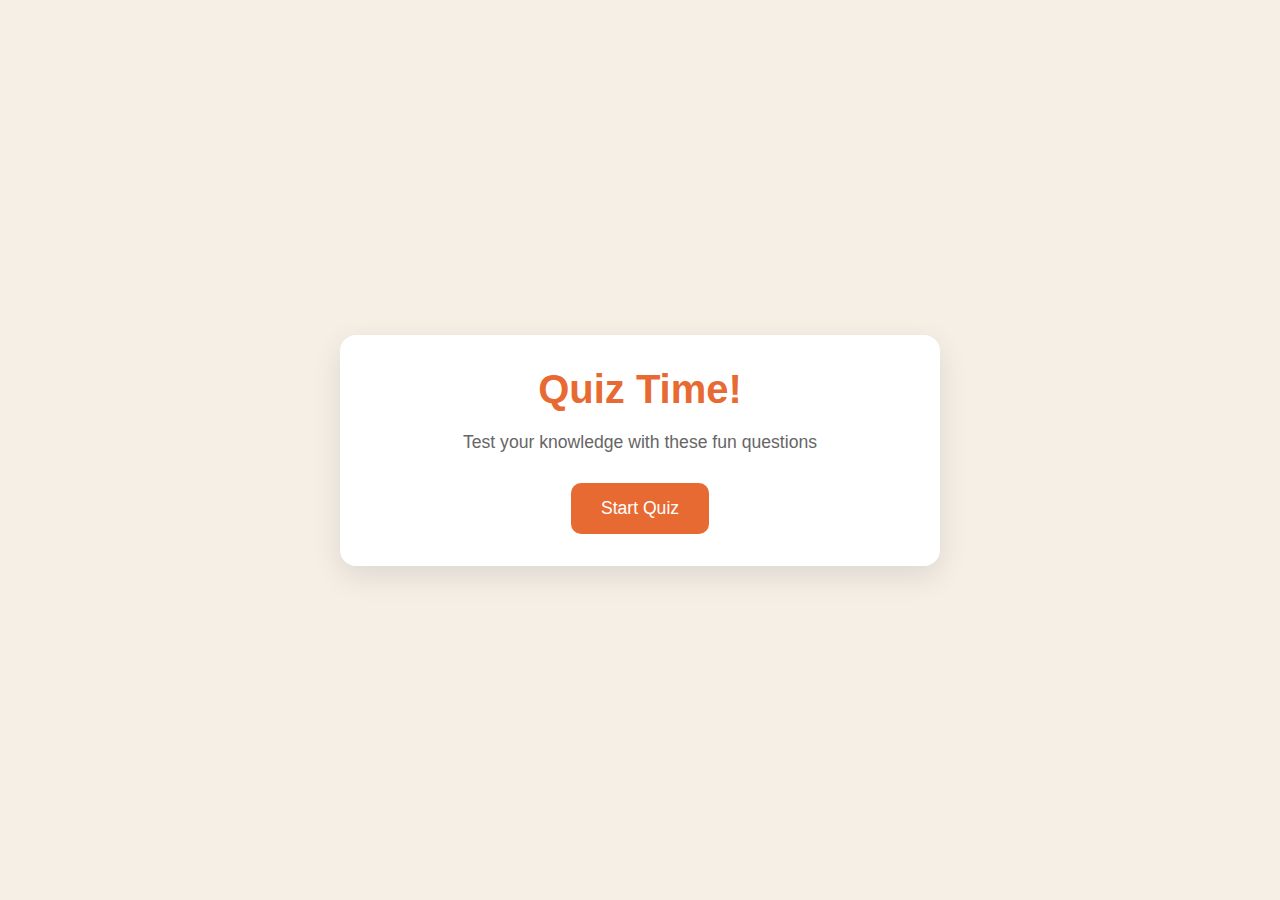
<file: 01-quiz-app/index.html>
<!DOCTYPE html>
<html lang="en">
  <head>
    <meta charset="UTF-8" />
    <meta name="viewport" content="width=device-width, initial-scale=1.0" />
    <title>Quiz App</title>
    <link rel="stylesheet" href="style.css" />
  </head>
  <body>
    <div class="container">
      <div class="screen active" id="start-screen">
        <h1>Quiz Time!</h1>
        <p>Test your knowledge with these fun questions</p>
        <button id="start-btn">Start Quiz</button>
      </div>

      <div class="screen" id="quiz-screen">
        <div class="quiz-header">
          <h1 id="quiz-question"></h1>
          <div class="quiz-info">
            <p>
              Question <span id="current-question">1</span> of
              <span id="total-questions">5</span>
            </p>

            <p>Score: <span id="score">5</span></p>
          </div>
        </div>

        <div class="answers-container" id="answers-container">
          <!-- answers will inserted -->
        </div>

        <div class="progress-bar">
          <div class="progress" id="progress"></div>
        </div>
      </div>

      <div class="screen" id="result-screen">
        <h1>Quiz Results</h1>
        <div class="result-info">
          <p>
            You scored <span id="final-score">0</span> out of
            <span id="max-score"></span>
          </p>
          <p id="result-message"></p>
        </div>
        <button id="restart-btn">Restart Quiz</button>
      </div>
    </div>
    <script src="./script.js"></script>
  </body>
</html>
</file>
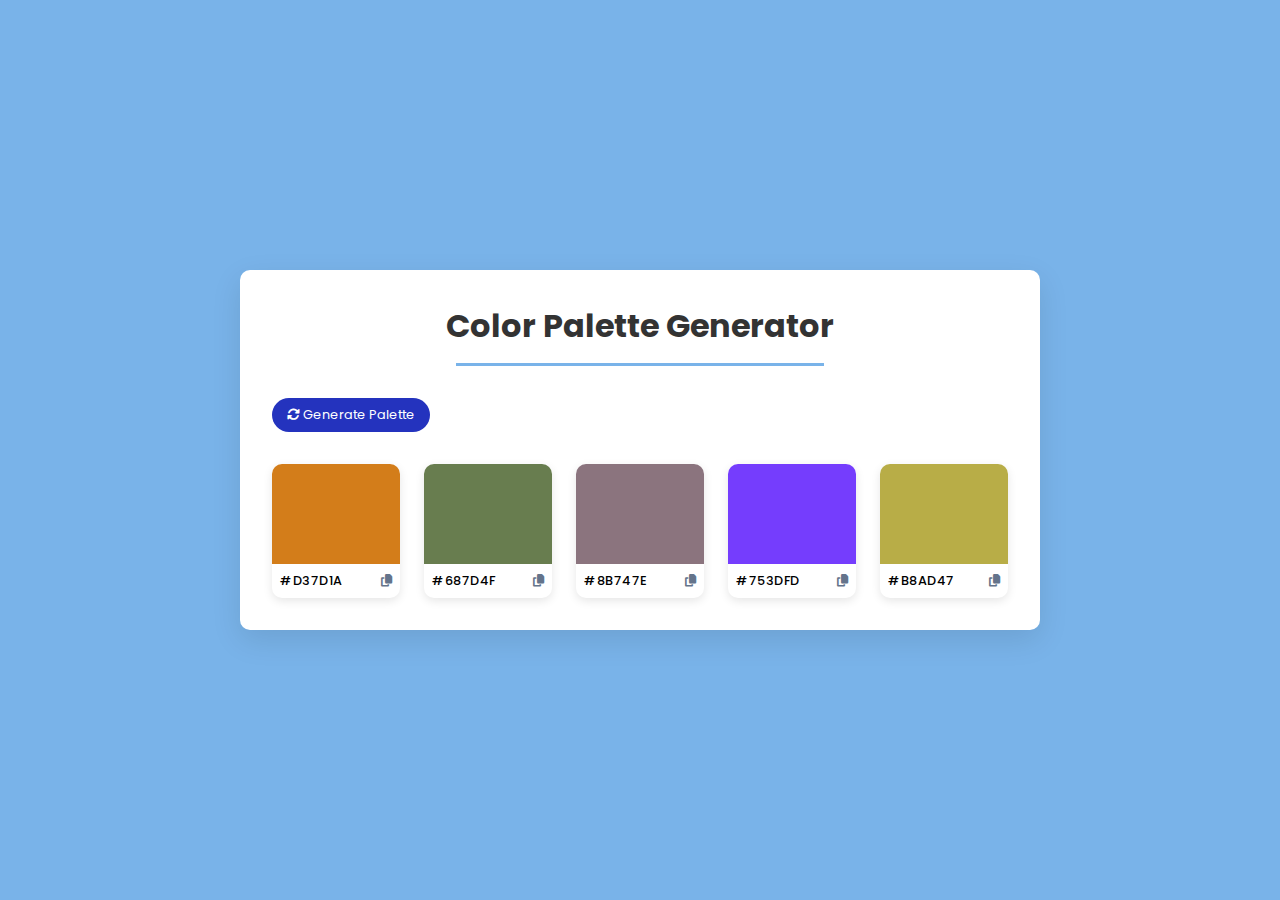
<file: 02-color-palette-generator/index.html>
<!DOCTYPE html>
<html lang="en">
  <head>
    <meta charset="UTF-8" />
    <meta name="viewport" content="width=device-width, initial-scale=1.0" />
    <title>Color Palette Generator</title>
    <link rel="stylesheet" href="style.css" />
    <link
      rel="stylesheet"
      href="https://cdnjs.cloudflare.com/ajax/libs/font-awesome/6.7.2/css/all.min.css"
      integrity="sha512-Evv84Mr4kqVGRNSgIGL/F/aIDqQb7xQ2vcrdIwxfjThSH8CSR7PBEakCr51Ck+w+/U6swU2Im1vVX0SVk9ABhg=="
      crossorigin="anonymous"
      referrerpolicy="no-referrer"
    />
  </head>
  <body>
    <div class="container">
      <h1>Color Palette Generator</h1>
      <button id="generate-btn">
        <i class="fa-solid fa-rotate"></i>
        Generate Palette
      </button>
      <div class="palette-container">
        <div class="color-box">
          <div class="color" style="background-color: #e1f5fe"></div>
          <div class="color-info">
            <span class="hex-value">#E1F5FE</span>
            <i class="fa-solid fa-copy copy-btn"></i>
          </div>
        </div>
        <div class="color-box">
          <div class="color" style="background-color: #e1f5fe"></div>
          <div class="color-info">
            <span class="hex-value">#E1F5FE</span>
            <i class="fa-solid fa-copy copy-btn"></i>
          </div>
        </div>
        <div class="color-box">
          <div class="color" style="background-color: #e1f5fe"></div>
          <div class="color-info">
            <span class="hex-value" id="hex-value">#E1F5FE</span>
            <i class="fa-solid fa-copy copy-btn"></i>
          </div>
        </div>
        <div class="color-box">
          <div class="color" style="background-color: #e1f5fe"></div>
          <div class="color-info">
            <span class="hex-value">#E1F5FE</span>
            <i class="fa-solid fa-copy copy-btn"></i>
          </div>
        </div>
        <div class="color-box">
          <div class="color" style="background-color: #e1f5fe"></div>
          <div class="color-info">
            <span class="hex-value">#E1F5FE</span>
            <i class="fa-solid fa-copy copy-btn"></i>
          </div>
        </div>
      </div>
    </div>
    <script src="./script.js"></script>
  </body>
</html>
</file>
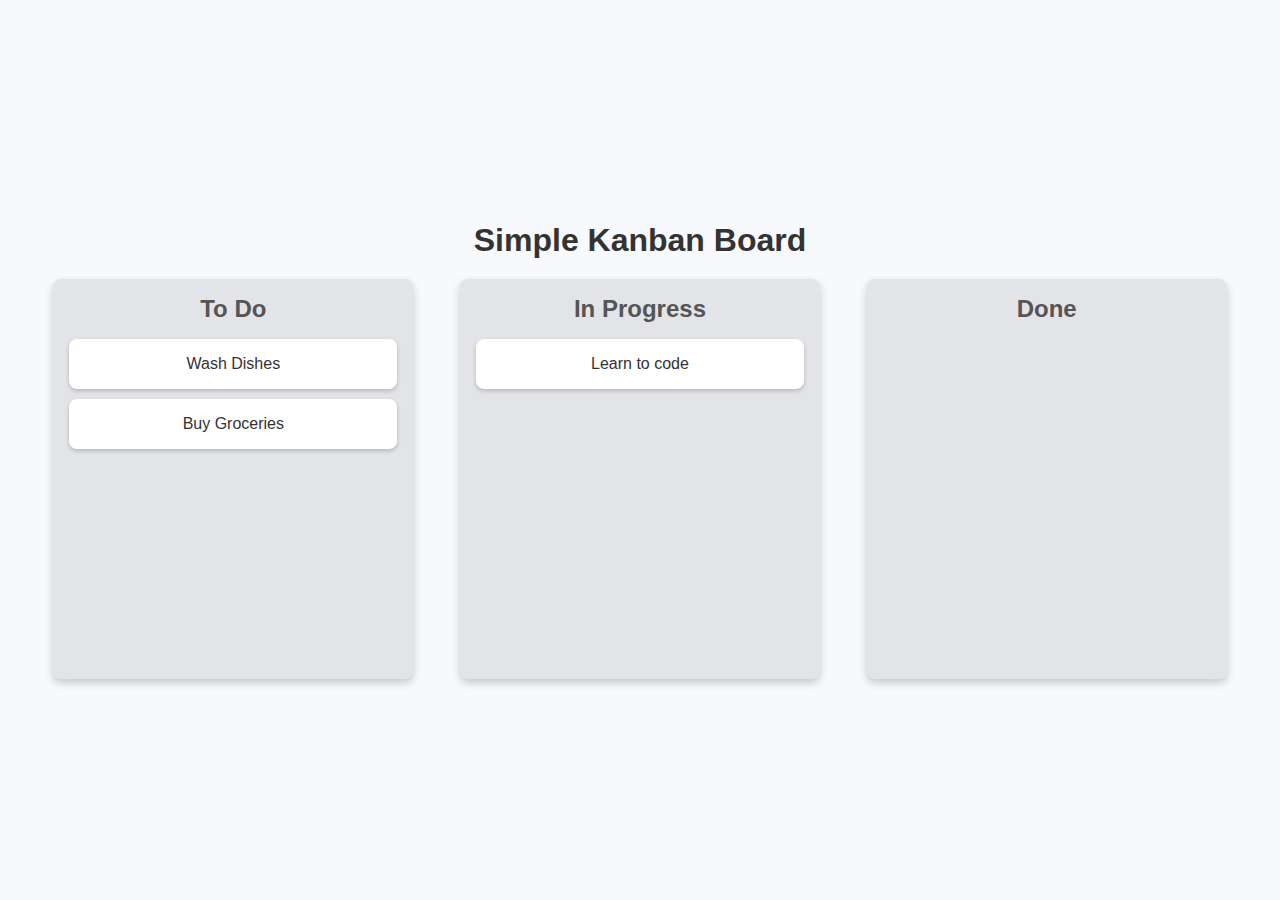
<file: 03-kanban-board/index.html>
<!DOCTYPE html>
<html lang="en">
  <head>
    <meta charset="UTF-8" />
    <meta name="viewport" content="width=device-width, initial-scale=1.0" />
    <title>Simple Kanban Board</title>
    <link rel="stylesheet" href="style.css" />
  </head>
  <body>
    <div class="container">
      <h1>Simple Kanban Board</h1>
      <div class="board">
        <div class="list" id="list1">
          <h2>To Do</h2>
          <div class="card" draggable="true" id="card1">Wash Dishes</div>
          <div class="card" draggable="true" id="card2">Buy Groceries</div>
        </div>

        <div class="list" id="list2">
          <h2>In Progress</h2>
          <div class="card" draggable="true" id="card3">Learn to code</div>
        </div>

        <div class="list" id="list3">
          <h2>Done</h2>
        </div>
      </div>
    </div>
    <script src="./script.js"></script>
  </body>
</html>
</file>
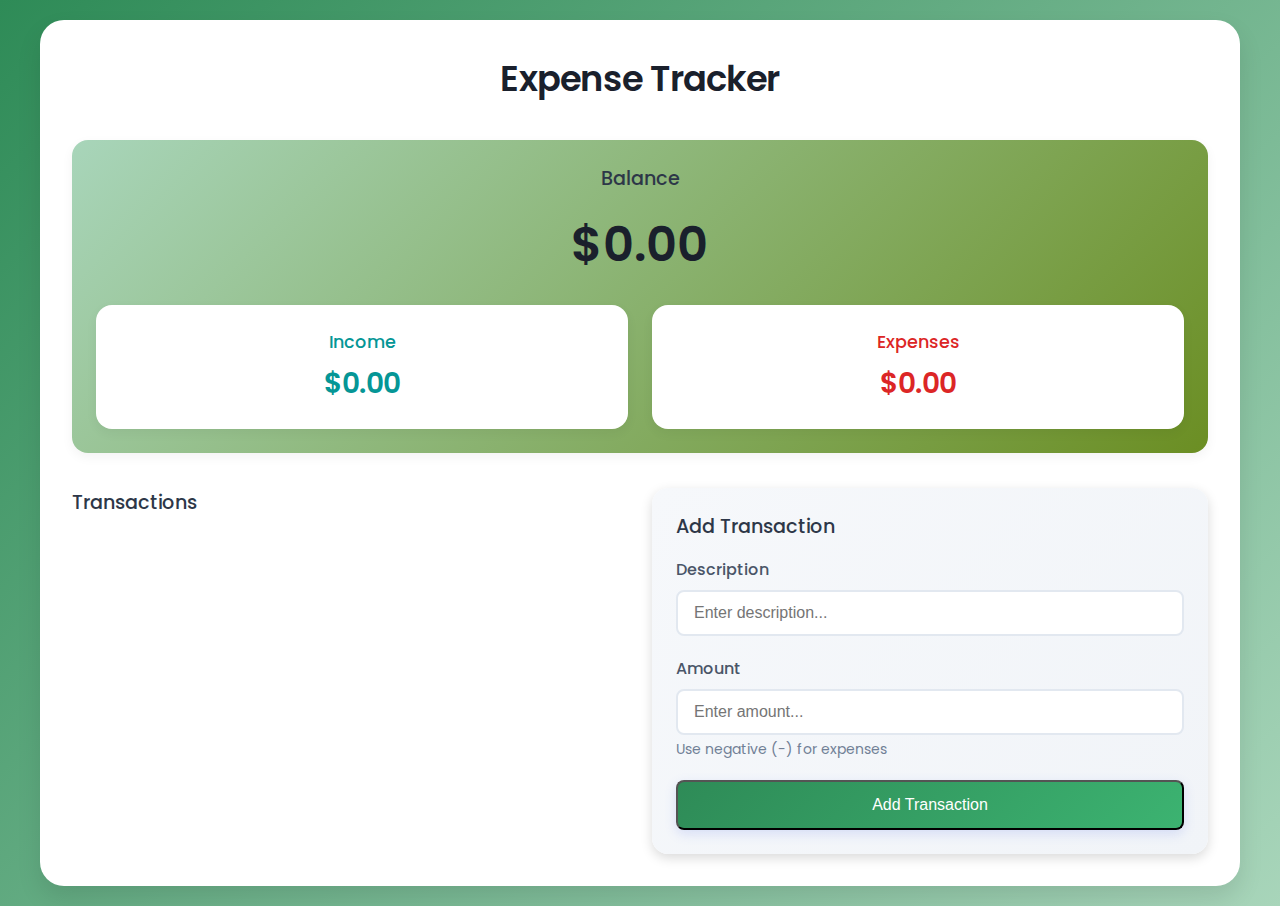
<file: 04-expense-tracker/index.html>
<!DOCTYPE html>
<html lang="en">
  <head>
    <meta charset="UTF-8" />
    <meta name="viewport" content="width=device-width, initial-scale=1.0" />
    <title>Expense Tracker</title>
    <link rel="stylesheet" href="style.css" />
    <link
      href="https://fonts.googleapis.com/css?family=Poppins:100,100italic,200,200italic,300,300italic,regular,italic,500,500italic,600,600italic,700,700italic,800,800italic,900,900italic"
      rel="stylesheet"
    />
  </head>
  <body>
    <div class="container">
      <h1>Expense Tracker</h1>
      <div class="balance-container">
        <h2>Balance</h2>
        <h1 id="balance">$0.00</h1>
        <div class="summary">
          <div class="income">
            <h3>Income</h3>
            <p id="income-amount">$0.00</p>
          </div>
          <div class="expense">
            <h3>Expenses</h3>
            <p id="expense-amount">$0.00</p>
          </div>
        </div>
      </div>

      <div class="main-content">
        <div class="transaction-container">
          <h2>Transactions</h2>
          <ul id="transaction-list">
            <!-- Transactions will be inserted -->
          </ul>
        </div>
        <div class="form-container">
          <h2>Add Transaction</h2>

          <form action="" id="transaction-form">
            <div class="form-group">
              <label for="description">Description</label>
              <input
                type="text"
                id="description"
                placeholder="Enter description..."
                required
              />
            </div>

            <div class="form-group">
              <label for="amount">Amount</label>
              <input
                type="number"
                id="amount"
                placeholder="Enter amount..."
                required
              />
              <small>Use negative (-) for expenses</small>
            </div>

            <button type="submit">Add Transaction</button>
          </form>
        </div>
      </div>
    </div>
    <script src="./script.js"></script>
  </body>
</html>
</file>
<file: 01-quiz-app/style.css>
* {
  margin: 0;
  padding: 0;
  box-sizing: border-box;
}

body {
  background: #f5efe6;
  display: flex;
  justify-content: center;
  align-items: center;
  min-height: 100vh;
  padding: 1rem;
  font-family: Arial, Helvetica, sans-serif;
}

.container {
  background: #fff;
  border-radius: 1rem;
  box-shadow: 0 10px 30px rgba(0, 0, 0, 0.1);
  width: 100%;
  max-width: 600px;
  overflow: hidden;
  position: relative;
}

/* screens */
.screen {
  display: none;
  text-align: center;
  padding: 2rem;
}

.screen.active {
  display: block;
}

/* start screen */
#start-screen h1 {
  color: #e86a33;
  margin-bottom: 20px;
  font-size: 2.5rem;
}

#start-screen p {
  color: #666;
  margin-bottom: 30px;
  font-size: 1.1rem;
}

/* quiz screen */
.quiz-header {
  margin-bottom: 2rem;
}

#quiz-question {
  color: #333;
  font-size: 1.5rem;
  margin-bottom: 1rem;
  line-height: 1.4;
}

.quiz-info {
  display: flex;
  justify-content: space-between;
  color: #666;
  margin-bottom: 10px;
}

.answers-container {
  display: flex;
  flex-direction: column;
  gap: 10px;
  margin-bottom: 25px;
}

.answer {
  background-color: #f8f0e5;
  color: #333;
  border: 1px solid #eadbc8;
  border-radius: 10px;
  padding: 1rem;
  cursor: pointer;
  text-align: left;
  transition: all 0.3s ease;
}

.answer:hover {
  background-color: #eadbc8;
  border-color: #dac0ae;
}

.answer.correct {
  background-color: #e6fff0;
  border-color: #a3f0c4;
  color: #28a745;
}

.answer.incorrect {
  background-color: #fff0f0;
  border-color: #ffbdbd;
  color: #dc3545;
}

.progress-bar {
  height: 10px;
  background-color: #f8f0e5;
  border-radius: 5px;
  overflow: hidden;
  margin-top: 20px;
}

.progress {
  height: 100%;
  background-color: #e86a33;
  width: 0;
  transition: width 0.3s ease;
}

/* result screen */
#result-screen h1 {
  color: #e86a33;
  margin-bottom: 30px;
}

.result-info {
  background-color: #f8f0e5;
  padding: 20px;
  border: 10px;
  margin-bottom: 30px;
}

.result-info p {
  font-size: 1.2rem;
  color: #333;
  margin-bottom: 1rem;
}

#result-message {
  color: #e86a33;
  font-weight: 600;
  font-size: 1.5rem;
  margin: 0;
}

button {
  background-color: #e86a33;
  color: #fff;
  border: none;
  border-radius: 10px;
  padding: 15px 30px;
  font-size: 1.1rem;
  cursor: pointer;
  transition: all 0.3s ease;
}

button:hover {
  background-color: #d45b28;
}

/* responsive design */
@media (max-width: 500px) {
  .screen {
    padding: 1rem;
  }

  #start-screen h1 {
    font-size: 2rem;
  }

  #quiz-question {
    font-size: 1.3rem;
  }

  .answer {
    padding: 1px;
  }

  button {
    padding: 12px 25px;
    font-size: 1rem;
  }
}
</file>
<file: 02-color-palette-generator/style.css>
@import url(https://fonts.googleapis.com/css?family=Poppins:100,100italic,200,200italic,300,300italic,regular,italic,500,500italic,600,600italic,700,700italic,800,800italic,900,900italic);

* {
  margin: 0;
  padding: 0;
  box-sizing: border-box;
  font-family: "Poppins", sans-serif;
}

body {
  background: #79b3e9;
  min-height: 100vh;
  display: flex;
  align-items: center;
  justify-content: center;
  padding: 20px;
}

.container {
  background: #fff;
  padding: 2rem;
  border-radius: 10px;
  width: 100%;
  max-width: 800px;
  box-shadow: 0 10px 30px rgba(0, 0, 0, 0.1);
}

h1 {
  color: #333;
  text-align: center;
  position: relative;
  padding-bottom: 1rem;
  margin-bottom: 2rem;
}

h1::after {
  content: "";
  position: absolute;
  height: 3px;
  width: 50%;
  background-color: #79b3e9;
  bottom: 0;
  left: 50%;
  transform: translateX(-50%);
}

#generate-btn {
  background-color: #2433be;
  color: #fff;
  border: none;
  border-radius: 50px;
  padding: 8px 15px;
  font-size: 0.8rem;
  margin-bottom: 2rem;
  transition: transform 0.2s;
}

#generate-btn:hover {
  transform: translateY(-2px);
  box-shadow: 0 6px 10px rgba(102, 126, 234, 0.2);
}

#generate-btn:active {
  transform: translateY(0);
}

.palette-container {
  display: grid;
  grid-template-columns: repeat(auto-fit, minmax(100px, 1fr));
  gap: 1.5rem;
}

.color-box {
  border-radius: 10px;
  overflow: hidden;
  box-shadow: 0 3px 10px rgba(0, 0, 0, 0.1);
  transition: transform 0.2s;
}

.color-box:hover {
  transform: translateY(-2px);
}

.color {
  height: 100px;
}

.color-info {
  display: flex;
  align-items: center;
  justify-content: space-between;
  font-size: 0.8rem;
  padding: 0.5rem;
}

.hex-value {
  letter-spacing: 0.5px;
  font-weight: 500;
}

.copy-btn {
  cursor: pointer;
  color: #64748b;
  transition: color 0.2s;
}

.copy-btn:hover {
  color: #667eea;
}

@media (max-width: 768px) {
  .palette-container {
    grid-template-columns: repeat(auto-fit, minmax(1fr));
  }
}
</file>
<file: 03-kanban-board/style.css>
* {
  margin: 0;
  padding: 0;
  box-sizing: border-box;
}

body {
  font-family: sans-serif;
  background-color: #f7f9fc;
  display: flex;
  align-items: center;
  justify-content: center;
  min-height: 100vh;
}

.container {
  text-align: center;
  width: 100%;
  padding: 1.2rem;
}

h1 {
  color: #333;
  font-size: 2rem;
  margin-bottom: 20px;
}

.board {
  display: flex;
  justify-content: space-around;
  align-items: flex-start;
  width: 100%;
  max-width: 1200px;
  gap: 20px;
  margin: 0 auto;
}

.list {
  background-color: #e3e4e8;
  padding: 1rem;
  border-radius: 8px;
  width: 30%;
  min-height: 400px;
  box-shadow: 0 4px 8px rgba(0, 0, 0, 0.2);
}

.list h2 {
  color: #555;
  font-size: 1.5rem;
  margin-bottom: 1rem;
}

.card {
  background-color: #fff;
  color: #333;
  padding: 1rem;
  border-radius: 8px;
  margin-bottom: 10px;
  box-shadow: 0 2px 4px rgba(0, 0, 0, 0.2);
  cursor: grab;
  transition: all 0.2s;
}

.card:active {
  cursor: grabbing;
  transform: scale(1.05);
  box-shadow: 0 4px 8px rgba(0, 0, 0, 0.2);
}

.list.over {
  background-color: #d1d3d8;
}

@media (max-width: 768px) {
  .board {
    flex-direction: column;
    align-items: center;
  }

  .list {
    width: 80%;
    margin-bottom: 20px;
  }
}
</file>
<file: 04-expense-tracker/style.css>
* {
  margin: 0;
  padding: 0;
  box-sizing: border-box;
}

body {
  background: linear-gradient(135deg, #2e8b57, #a8d5ba);
  min-height: 100vh;
  font-family: "Poppins", sans-serif;
  display: flex;
  align-items: center;
  justify-content: center;
  padding: 20px;
  color: #2d3436;
}

.container {
  width: 100%;
  max-width: 1200px;
  background-color: #fff;
  padding: 2rem;
  border-radius: 24px;
  box-shadow: 0 12px 24px rgba(0, 0, 0, 0.1);
}

h1 {
  text-align: center;
  color: #1a202c;
  margin-bottom: 35px;
  font-size: 2.2rem;
  font-weight: 600;
  letter-spacing: -0.5px;
}

h2 {
  color: #2d3748;
  margin-bottom: 1rem;
  font-size: 1.2rem;
  font-weight: 500;
}

.balance-container {
  text-align: center;
  margin-bottom: 35px;
  padding: 24px;
  background: linear-gradient(135deg, #a8d5ba, #6b8e23);
  border-radius: 1rem;
  box-shadow: 0 4px 12px rgba(0, 0, 0, 0.05);
}

.balance-container h1 {
  font-size: 3rem;
  margin: 15px 0;
  /* border: 1px solid red; */
}

.summary {
  display: grid;
  grid-template-columns: 1fr 1fr;
  gap: 24px;
  margin-top: 24px;
}

.main-content {
  display: grid;
  grid-template-columns: 1fr 1fr;
  gap: 24px;
}

.income,
.expense {
  background-color: #fff;
  padding: 24px;
  border-radius: 1rem;
  box-shadow: 0 4px 12px rgba(0, 0, 0, 0.05);
  transition: all 0.2s ease;
}

.income:hover,
.expense:hover {
  transform: translateY(-2px);
}

.income h3 {
  color: #059696;
  font-size: 1.1rem;
  font-weight: 500;
}

.expense h3 {
  color: #dc2626;
  font-size: 1.1rem;
  font-weight: 500;
}

.income p,
.expense p {
  margin-top: 8px;
  font-size: 1.75rem;
  font-weight: 600;
}

.income p {
  color: #059696;
}

.expense p {
  color: #dc2626;
}

.transaction-container {
  height: 100%;
  display: flex;
  flex-direction: column;
}

#transaction-list {
  list-style: none;
  max-height: 500px;
  overflow-y: auto;
  padding-right: 8px;
  flex-grow: 1;
}

#transaction-list::-webkit-scrollbar {
  width: 8px;
}

#transaction-list::-webkit-scrollbar-track {
  background-color: #f1f1f1;
  border-radius: 4px;
}

#transaction-list::-webkit-scrollbar-thumb {
  background-color: #a0aec0;
}

.transaction {
  display: flex;
  align-items: center;
  justify-content: space-between;
  padding: 1rem 1.2rem;
  margin-bottom: 12px;
  border-radius: 12px;
  background-color: #fff;
  box-shadow: 2px 8px rgba(0, 0, 0, 0.05);
  transition: all 0.2s ease;
  border-right: 5px solid;
  animation: slideIn 0.3s ease;
}

@keyframes slideIn {
  from {
    opacity: 0;
    transform: translateX(-20px);
  }

  to {
    opacity: 1;
    transform: translateX(0);
  }
}

.transaction:hover {
  transform: translateX(4px);
  box-shadow: 0 4px 1px rgba(0, 0, 0, 0.1);
}

.transaction.income {
  border-right-color: #059669;
}

.transaction.expense {
  border-right-color: #dc2626;
}

.transaction .delete-btn {
  background: none;
  border: none;
  color: #dc2626;
  cursor: pointer;
  font-size: 1.4rem;
  opacity: 0;
  transition: all 0.2s ease;
  padding: 4px 8px;
  border-radius: 4px;
  margin-left: 12px;
}

.transaction:hover .delete-btn {
  opacity: 1;
}

.transaction .delete-btn:hover {
  background-color: #fee2e2;
  transform: scale(1.1);
}

.form-container {
  background: linear-gradient(135deg, #f6f8fb, #f1f4f8);
  padding: 24px;
  border-radius: 16px;
  box-shadow: 0 4px 12px rgba(0, 0, 0, 0.15);
  height: 100%;
  display: flex;
  flex-direction: column;
}

.form-group {
  margin-bottom: 20px;
}

label {
  display: block;
  margin-bottom: 8px;
  color: #4a5568;
  font-weight: 500;
}

input {
  width: 100%;
  padding: 12px 16px;
  border: 2px solid #e2e8f0;
  border-radius: 8px;
  font-size: 1rem;
  transition: all 0.2s ease;
  background-color: #fff;
}

input:focus {
  outline: none;
  border-color: #667eea;
  box-shadow: 0 0 0 3px rgba(102, 126, 234, 0.1);
}

input:hover {
  border-color: #cbd5e0;
}

small {
  color: #718096;
  font-size: 0.875rem;
  margin-top: 4px;
  display: block;
}

button[type="submit"] {
  width: 100%;
  padding: 14px;
  background: linear-gradient(135deg, #2e8b57 0%, #3cb371 100%);
  color: white;
  border: nonee;
  border-radius: 8px;
  cursor: pointer;
  font-size: 1rem;
  font-weight: 500;
  transition: all 0.2s ease;
  box-shadow: 0 4px 12px rgba(102, 126, 234, 0.2);
  margin-top: auto;
}

button[type="submit"]:hover {
  transform: translateY(-2px);
  box-shadow: 0 6px 16px rgba(102, 126, 234, 0.3);
}

button[type="submit"]:active {
  transform: translateY(0);
}

/* responsiveness */

@media (max-width: 900px) {
  .main-content {
    grid-template-columns: 1fr;
  }

  #transaction-list {
    max-height: 300px;
  }
}

@media (max-width: 480px) {
  .container {
    padding: 24pxs;
  }

  .summary {
    grid-template-columns: 1fr;
    gap: 16px;
  }

  .balance-container h1 {
    font-size: 2.5rem;
  }

  .income p,
  .expense p {
    font-size: 1.5rem;
  }

  .transaction {
    padding: 14px 16px;
  }

  h1 {
    font-size: 1.8rem;
  }
}
</file>
